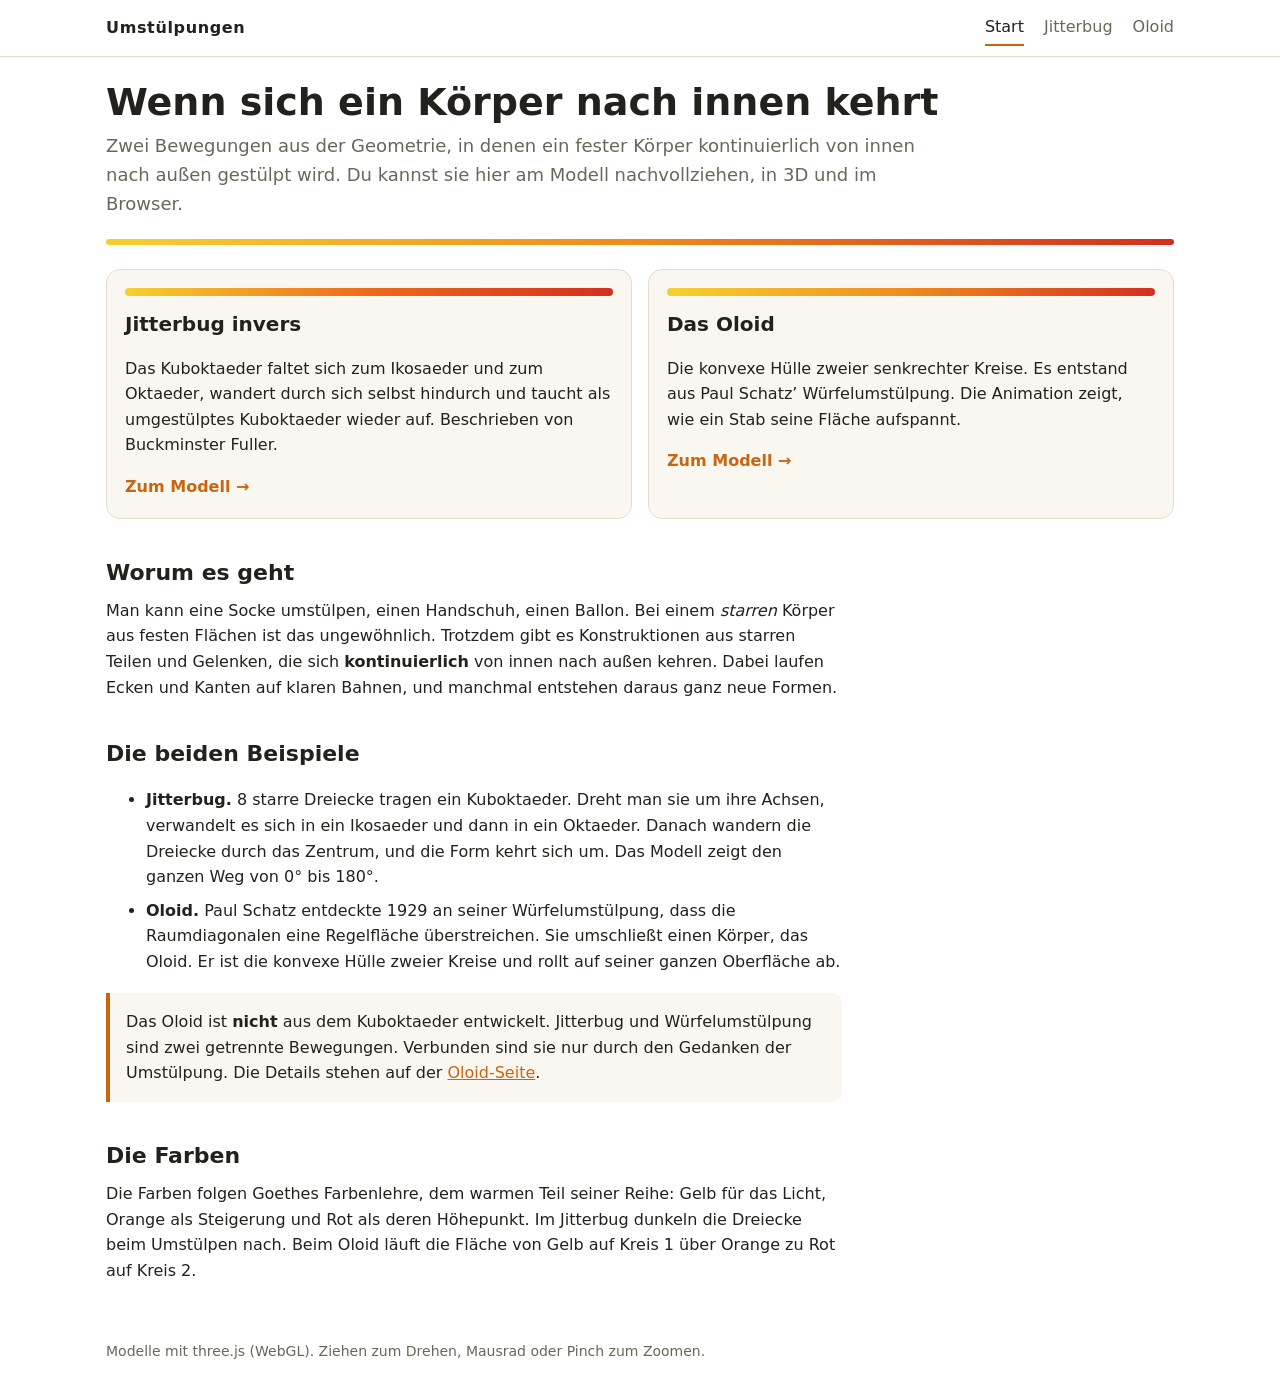
<file: index.html>
<!doctype html>
<html lang="de">
<head>
<meta charset="utf-8">
<meta name="viewport" content="width=device-width,initial-scale=1">
<title>Umstülpungen: Jitterbug und Oloid</title>
<link rel="stylesheet" href="site.css">
</head>
<body>
<header class="site"><div><b>Umstülpungen</b>
  <a href="index.html" aria-current="page">Start</a><a href="jitterbug.html">Jitterbug</a><a href="oloid.html">Oloid</a></div></header>
<main>
  <h1>Wenn sich ein Körper nach innen kehrt</h1>
  <p class="lead">Zwei Bewegungen aus der Geometrie, in denen ein fester Körper kontinuierlich von innen nach außen gestülpt wird. Du kannst sie hier am Modell nachvollziehen, in 3D und im Browser.</p>
  <div class="bar"></div>

  <div class="cards">
    <a class="card" href="jitterbug.html">
      <div class="swatch" style="background:linear-gradient(90deg,#f6d02f,#ee6a1a,#d32f1f)"></div>
      <h3>Jitterbug invers</h3>
      <p>Das Kuboktaeder faltet sich zum Ikosaeder und zum Oktaeder, wandert durch sich selbst hindurch und taucht als umgestülptes Kuboktaeder wieder auf. Beschrieben von Buckminster Fuller.</p>
      <span class="go">Zum Modell →</span>
    </a>
    <a class="card" href="oloid.html">
      <div class="swatch" style="background:linear-gradient(90deg,#f6d02f,#ee8a1c,#d32f1f)"></div>
      <h3>Das Oloid</h3>
      <p>Die konvexe Hülle zweier senkrechter Kreise. Es entstand aus Paul Schatz’ Würfelumstülpung. Die Animation zeigt, wie ein Stab seine Fläche aufspannt.</p>
      <span class="go">Zum Modell →</span>
    </a>
  </div>

  <div class="text">
    <h2>Worum es geht</h2>
    <p>Man kann eine Socke umstülpen, einen Handschuh, einen Ballon. Bei einem <i>starren</i> Körper aus festen Flächen ist das ungewöhnlich. Trotzdem gibt es Konstruktionen aus starren Teilen und Gelenken, die sich <b>kontinuierlich</b> von innen nach außen kehren. Dabei laufen Ecken und Kanten auf klaren Bahnen, und manchmal entstehen daraus ganz neue Formen.</p>
    <h2>Die beiden Beispiele</h2>
    <ul>
      <li><b>Jitterbug.</b> 8 starre Dreiecke tragen ein Kuboktaeder. Dreht man sie um ihre Achsen, verwandelt es sich in ein Ikosaeder und dann in ein Oktaeder. Danach wandern die Dreiecke durch das Zentrum, und die Form kehrt sich um. Das Modell zeigt den ganzen Weg von 0° bis 180°.</li>
      <li><b>Oloid.</b> Paul Schatz entdeckte 1929 an seiner Würfelumstülpung, dass die Raumdiagonalen eine Regelfläche überstreichen. Sie umschließt einen Körper, das Oloid. Er ist die konvexe Hülle zweier Kreise und rollt auf seiner ganzen Oberfläche ab.</li>
    </ul>
    <div class="box">
      <p>Das Oloid ist <b>nicht</b> aus dem Kuboktaeder entwickelt. Jitterbug und Würfelumstülpung sind zwei getrennte Bewegungen. Verbunden sind sie nur durch den Gedanken der Umstülpung. Die Details stehen auf der <a href="oloid.html">Oloid-Seite</a>.</p>
    </div>
    <h2>Die Farben</h2>
    <p>Die Farben folgen Goethes Farbenlehre, dem warmen Teil seiner Reihe: Gelb für das Licht, Orange als Steigerung und Rot als deren Höhepunkt. Im Jitterbug dunkeln die Dreiecke beim Umstülpen nach. Beim Oloid läuft die Fläche von Gelb auf Kreis 1 über Orange zu Rot auf Kreis 2.</p>
  </div>
</main>
<footer>Modelle mit three.js (WebGL). Ziehen zum Drehen, Mausrad oder Pinch zum Zoomen.</footer>
</body>
</html>
</file>
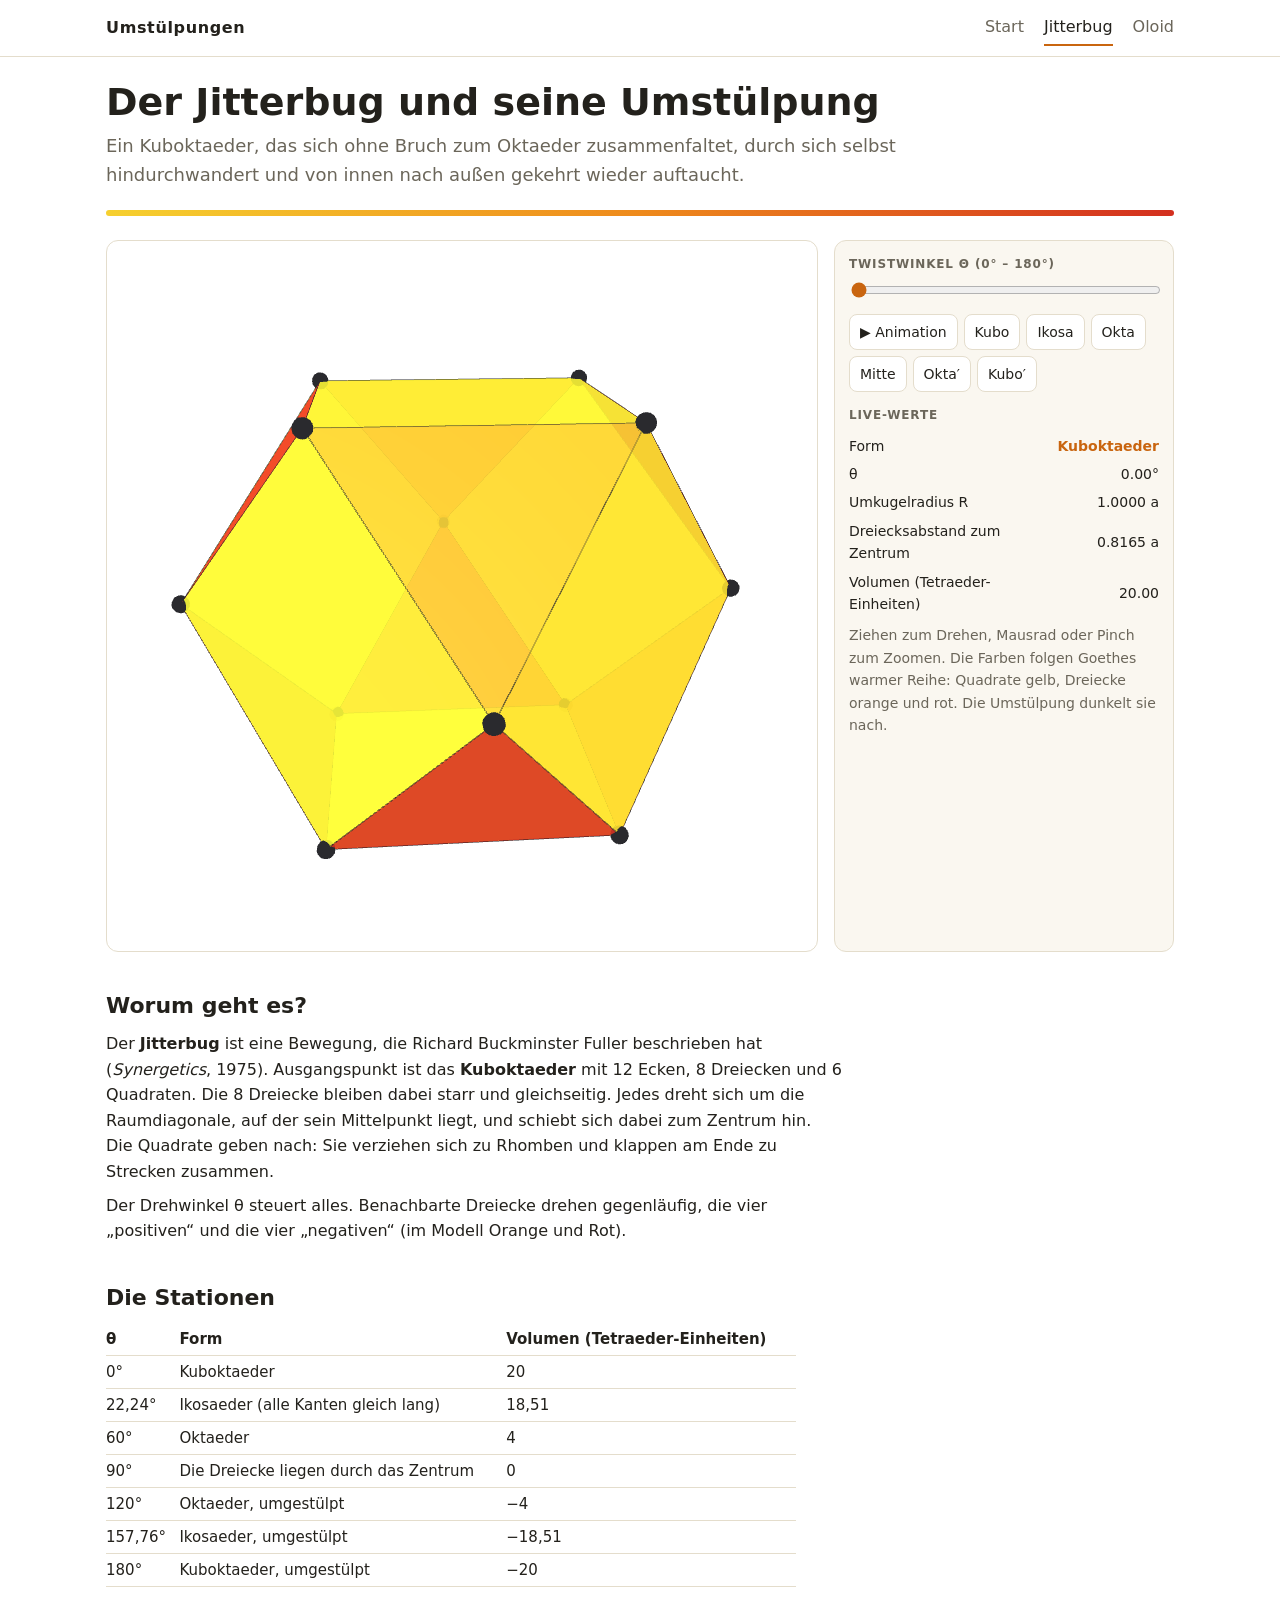
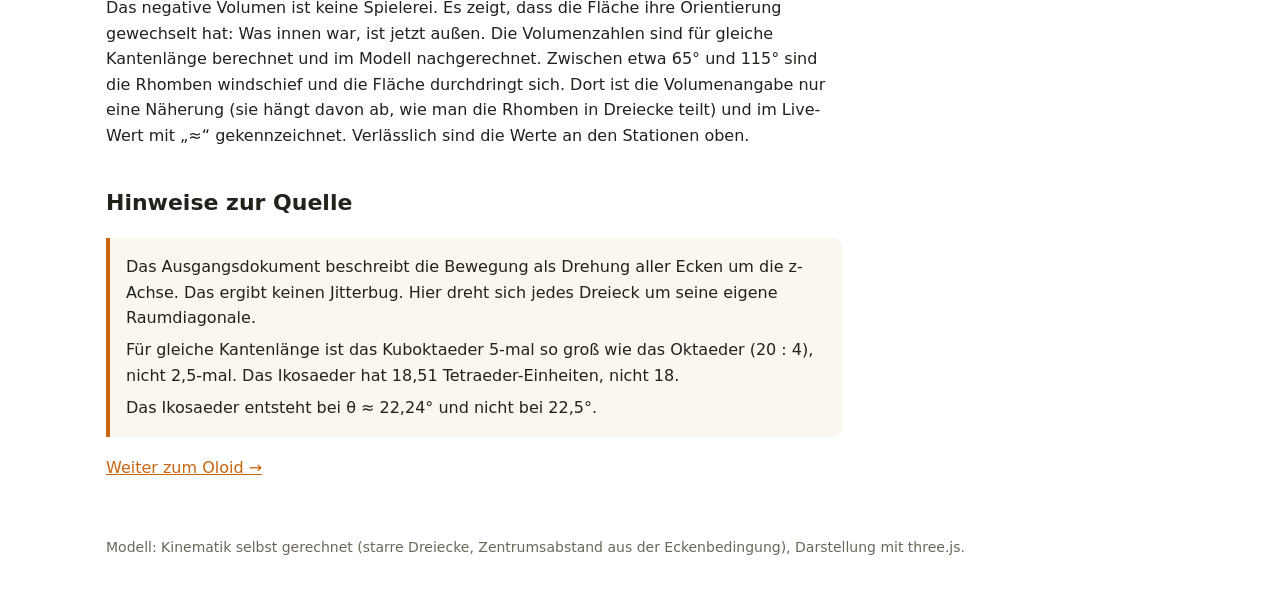
<file: jitterbug.html>
<!doctype html>
<html lang="de">
<head>
<meta charset="utf-8">
<meta name="viewport" content="width=device-width,initial-scale=1">
<title>Jitterbug invers</title>
<link rel="stylesheet" href="site.css">
</head>
<body>
<header class="site"><div><b>Umstülpungen</b>
  <a href="index.html">Start</a><a href="jitterbug.html" aria-current="page">Jitterbug</a><a href="oloid.html">Oloid</a></div></header>
<main>
  <h1>Der Jitterbug und seine Umstülpung</h1>
  <p class="lead">Ein Kuboktaeder, das sich ohne Bruch zum Oktaeder zusammenfaltet, durch sich selbst hindurchwandert und von innen nach außen gekehrt wieder auftaucht.</p>
  <div class="bar"></div>

  <div class="app">
    <div id="stage"></div>
    <div class="panel">
      <h3>Twistwinkel θ (0° – 180°)</h3>
      <input id="th" type="range" min="0" max="180" step="0.01" value="0">
      <div class="btns" style="margin-top:8px">
        <button id="play">▶ Animation</button>
        <button data-t="0">Kubo</button><button data-t="ico">Ikosa</button><button data-t="60">Okta</button>
        <button data-t="90">Mitte</button><button data-t="120">Okta′</button><button data-t="180">Kubo′</button>
      </div>
      <h3>Live-Werte</h3>
      <table>
        <tr><td>Form</td><td class="shape" id="o-shape"></td></tr>
        <tr><td>θ</td><td id="o-th"></td></tr>
        <tr><td>Umkugelradius R</td><td id="o-r"></td></tr>
        <tr><td>Dreiecksabstand zum Zentrum</td><td id="o-d"></td></tr>
        <tr><td>Volumen (Tetraeder-Einheiten)</td><td id="o-t"></td></tr>
      </table>
      <p class="note">Ziehen zum Drehen, Mausrad oder Pinch zum Zoomen. Die Farben folgen Goethes warmer Reihe: Quadrate gelb, Dreiecke orange und rot. Die Umstülpung dunkelt sie nach.</p>
    </div>
  </div>

  <div class="text">
    <h2>Worum geht es?</h2>
    <p>Der <b>Jitterbug</b> ist eine Bewegung, die Richard Buckminster Fuller beschrieben hat (<i>Synergetics</i>, 1975). Ausgangspunkt ist das <b>Kuboktaeder</b> mit 12 Ecken, 8 Dreiecken und 6 Quadraten. Die 8 Dreiecke bleiben dabei starr und gleichseitig. Jedes dreht sich um die Raumdiagonale, auf der sein Mittelpunkt liegt, und schiebt sich dabei zum Zentrum hin. Die Quadrate geben nach: Sie verziehen sich zu Rhomben und klappen am Ende zu Strecken zusammen.</p>
    <p>Der Drehwinkel θ steuert alles. Benachbarte Dreiecke drehen gegenläufig, die vier „positiven“ und die vier „negativen“ (im Modell Orange und Rot).</p>

    <h2>Die Stationen</h2>
    <table class="data">
      <tr><th>θ</th><th>Form</th><th>Volumen (Tetraeder-Einheiten)</th></tr>
      <tr><td>0°</td><td>Kuboktaeder</td><td>20</td></tr>
      <tr><td>22,24°</td><td>Ikosaeder (alle Kanten gleich lang)</td><td>18,51</td></tr>
      <tr><td>60°</td><td>Oktaeder</td><td>4</td></tr>
      <tr><td>90°</td><td>Die Dreiecke liegen durch das Zentrum</td><td>0</td></tr>
      <tr><td>120°</td><td>Oktaeder, umgestülpt</td><td>−4</td></tr>
      <tr><td>157,76°</td><td>Ikosaeder, umgestülpt</td><td>−18,51</td></tr>
      <tr><td>180°</td><td>Kuboktaeder, umgestülpt</td><td>−20</td></tr>
    </table>
    <p>Das negative Volumen ist keine Spielerei. Es zeigt, dass die Fläche ihre Orientierung gewechselt hat: Was innen war, ist jetzt außen. Die Volumenzahlen sind für gleiche Kantenlänge berechnet und im Modell nachgerechnet. Zwischen etwa 65° und 115° sind die Rhomben windschief und die Fläche durchdringt sich. Dort ist die Volumenangabe nur eine Näherung (sie hängt davon ab, wie man die Rhomben in Dreiecke teilt) und im Live-Wert mit „≈“ gekennzeichnet. Verlässlich sind die Werte an den Stationen oben.</p>

    <h2>Hinweise zur Quelle</h2>
    <div class="box">
      <p>Das Ausgangsdokument beschreibt die Bewegung als Drehung aller Ecken um die z-Achse. Das ergibt keinen Jitterbug. Hier dreht sich jedes Dreieck um seine eigene Raumdiagonale.</p>
      <p>Für gleiche Kantenlänge ist das Kuboktaeder 5-mal so groß wie das Oktaeder (20 : 4), nicht 2,5-mal. Das Ikosaeder hat 18,51 Tetraeder-Einheiten, nicht 18.</p>
      <p>Das Ikosaeder entsteht bei θ ≈ 22,24° und nicht bei 22,5°.</p>
    </div>
    <p><a href="oloid.html">Weiter zum Oloid →</a></p>
  </div>
</main>
<footer>Modell: Kinematik selbst gerechnet (starre Dreiecke, Zentrumsabstand aus der Eckenbedingung), Darstellung mit three.js.</footer>
<script src="three.min.js"></script>
<script src="stage.js"></script>
<script>
const stage = makeStage(document.getElementById('stage'), { dist: 5 });
const { scene, rig } = stage;
// ---------- Jitterbug ----------
const S3 = Math.sqrt(3), A = Math.SQRT2;
const cross = (u, v) => [u[1]*v[2]-u[2]*v[1], u[2]*v[0]-u[0]*v[2], u[0]*v[1]-u[1]*v[0]];
const dot = (u, v) => u[0]*v[0]+u[1]*v[1]+u[2]*v[2];
const sub = (u, v) => [u[0]-v[0], u[1]-v[1], u[2]-v[2]];
function rodrigues(v, n, a) {
  const c = Math.cos(a), s = Math.sin(a), k = dot(n, v) * (1 - c), x = cross(n, v);
  return [v[0]*c + x[0]*s + n[0]*k, v[1]*c + x[1]*s + n[1]*k, v[2]*c + x[2]*s + n[2]*k];
}
const cubo = (s, k) => [[s[0],s[1],0],[s[0],0,s[2]],[0,s[1],s[2]]][k];
const signs = [];
for (const sx of [1,-1]) for (const sy of [1,-1]) for (const sz of [1,-1]) signs.push([sx, sy, sz]);
const vids = {}, vlist = [];
const tris = signs.map((s, i) => {
  const ids = [0,1,2].map(k => { const key = cubo(s, k).join(','); if (!(key in vids)) { vids[key] = vlist.length; vlist.push([i, k]); } return vids[key]; });
  return { s, p: s[0]*s[1]*s[2], n: s.map(x => x / S3), ids, wind: ids, off: [0,1,2].map(k => cubo(s, k).map((x, j) => x - 2/3*s[j])) };
});
const coAt = i => cubo(tris[vlist[i][0]].s, vlist[i][1]);
const quads = [];
for (let j = 0; j < 3; j++) for (const sg of [1,-1]) {
  const u = (j+1)%3, w = (j+2)%3;
  const ids = vlist.map((_, i) => i).filter(i => coAt(i)[j] === sg)
    .sort((a, b) => Math.atan2(coAt(a)[w], coAt(a)[u]) - Math.atan2(coAt(b)[w], coAt(b)[u]));
  quads.push(ids);
}
// Umlaufsinn so festlegen, dass bei θ=0 alle Normalen nach außen zeigen (dann ist das Volumen vorzeichenbehaftet)
function pose(th) {
  const t0 = tris[0], r = rodrigues(t0.off[0], t0.n, th);
  const d = -r[2] / t0.n[2];
  const V = new Array(12);
  tris.forEach(t => t.off.forEach((o, k) => { const q = rodrigues(o, t.n, t.p * th); V[t.ids[k]] = [q[0]+d*t.n[0], q[1]+d*t.n[1], q[2]+d*t.n[2]]; }));
  return { d, V };
}
const V0 = pose(0).V;
const outward = (f, V) => { const [a, b, c] = f.map(i => V[i]); const n = cross(sub(b, a), sub(c, a)); return dot(n, [a[0]+b[0]+c[0], a[1]+b[1]+c[1], a[2]+b[2]+c[2]]) > 0; };
tris.forEach(t => { if (!outward(t.ids, V0)) t.wind = [t.ids[0], t.ids[2], t.ids[1]]; });
quads.forEach(q => { if (!outward([q[0], q[1], q[2]], V0)) q.reverse(); });
const len = (a, b) => Math.hypot(a[0]-b[0], a[1]-b[1], a[2]-b[2]);
function quadTris(q, V) {
  return len(V[q[0]], V[q[2]]) <= len(V[q[1]], V[q[3]]) ? [[q[0], q[1], q[2]], [q[0], q[2], q[3]]] : [[q[1], q[2], q[3]], [q[1], q[3], q[0]]];
}
function volume(V) {
  const faces = tris.map(t => t.wind); quads.forEach(q => faces.push(...quadTris(q, V)));
  return faces.reduce((s, f) => { const [a, b, c] = f.map(i => V[i]); return s + dot(a, cross(b, c)) / 6; }, 0);
}
function icoTheta() {
  const f = th => { const V = pose(th).V, q = quads[0]; return Math.min(len(V[q[0]], V[q[2]]), len(V[q[1]], V[q[3]])) - A; };
  let lo = 0, hi = Math.PI / 3;
  for (let i = 0; i < 60; i++) { const m = (lo + hi) / 2; (f(m) > 0 ? lo = m : hi = m); }
  return (lo + hi) / 2;
}
const TH_ICO = icoTheta();

// Warme Reihe Gelb – Orange – Rot (Goethe: Steigerung): Quadrate Gelb, Dreiecke Orange und Rot; die Umstülpung dunkelt nach.
const hex = h => [(h >> 16 & 255) / 255, (h >> 8 & 255) / 255, (h & 255) / 255];
const PLUS = [0xf58a1f, 0xee6a1a, 0xd9461c].map(hex), MINUS = [0xd32f1f, 0xb02020, 0x7d1620].map(hex), GRUEN = hex(0xf7d02c);
const ramp = (st, x) => { const f = Math.min(1, Math.max(0, x)) * (st.length - 1), i = Math.min(st.length - 2, Math.floor(f)), t = f - i; return st[i].map((v, j) => v + (st[i+1][j] - v) * t); };
const NF = 8 + 12;                       // 8 Dreiecke + 6 Quadrate à 2 Dreiecke
const pos = new Float32Array(NF * 9), nor = new Float32Array(NF * 9), col = new Float32Array(NF * 9);
const geo = new THREE.BufferGeometry();
geo.setAttribute('position', new THREE.BufferAttribute(pos, 3));
geo.setAttribute('normal', new THREE.BufferAttribute(nor, 3));
geo.setAttribute('color', new THREE.BufferAttribute(col, 3));
const jitMesh = new THREE.Mesh(geo, new THREE.MeshStandardMaterial({ vertexColors: true, side: THREE.DoubleSide, roughness: .55, metalness: .05, transparent: true, opacity: .88 }));
const edgePos = new Float32Array(24 * 6);
const eGeo = new THREE.BufferGeometry(); eGeo.setAttribute('position', new THREE.BufferAttribute(edgePos, 3));
const edges = new THREE.LineSegments(eGeo, new THREE.LineBasicMaterial({ color: 0x2a2a2e }));
const dots = vlist.map(() => { const m = new THREE.Mesh(new THREE.SphereGeometry(.045, 12, 8), new THREE.MeshBasicMaterial({ color: 0x2a2a2e })); return m; });
const jit = new THREE.Group(); jit.add(jitMesh, edges, ...dots); rig.add(jit);

function updateJit(th) {
  const P = pose(th), V = P.V;
  const faces = [];
  const gr = (1 - P.d / (2 / S3)) / 2;   // 0 = Ausgangsform, 1 = voll umgestülpt
  tris.forEach(t => faces.push([t.wind, ramp(t.p > 0 ? PLUS : MINUS, gr)]));
  quads.forEach(q => quadTris(q, V).forEach(f => faces.push([f, GRUEN])));
  faces.forEach(([f, c], i) => {
    const [a, b, d] = f.map(k => V[k]), n = cross(sub(b, a), sub(d, a)), l = Math.hypot(...n) || 1;
    [a, b, d].forEach((p, j) => { const o = i * 9 + j * 3; pos.set(p, o); nor.set([n[0]/l, n[1]/l, n[2]/l], o); col.set(c, o); });
  });
  geo.attributes.position.needsUpdate = geo.attributes.normal.needsUpdate = geo.attributes.color.needsUpdate = true;
  geo.computeBoundingSphere();
  let e = 0;
  tris.forEach(t => { for (let i = 0; i < 3; i++) { edgePos.set(V[t.ids[i]], e); edgePos.set(V[t.ids[(i+1)%3]], e + 3); e += 6; } });
  eGeo.attributes.position.needsUpdate = true; eGeo.computeBoundingSphere();
  V.forEach((p, i) => dots[i].position.set(p[0], p[1], p[2]));

  const deg = th * 180 / Math.PI, ico = TH_ICO * 180 / Math.PI;
  const near = (x, y) => Math.abs(x - y) < 0.35;
  const shape = near(deg, 0) ? 'Kuboktaeder' : near(deg, ico) ? 'Ikosaeder' : near(deg, 60) ? 'Oktaeder' : near(deg, 120) ? 'Oktaeder (umgestülpt)'
    : near(deg, 180 - ico) ? 'Ikosaeder (umgestülpt)' : near(deg, 180) ? 'Kuboktaeder (umgestülpt)' : P.d < 0 ? 'Zwischenform, umgestülpt' : 'Zwischenform';
  const set = (id, t) => document.getElementById(id).textContent = t;
  set('o-shape', shape); set('o-th', deg.toFixed(2) + '°');
  set('o-r', (Math.hypot(...V[0]) / A).toFixed(4) + ' a');
  set('o-d', (P.d / A).toFixed(4) + ' a');
  set('o-t', (deg > 65 && deg < 115 ? '≈ ' : '') + (volume(V) / (A**3 / (6 * Math.SQRT2))).toFixed(2));
  document.getElementById('th').value = deg;
}


const $ = id => document.getElementById(id);
let theta = 0, playing = false, dir = 1;
$('th').addEventListener('input', e => { theta = e.target.value * Math.PI / 180; playing = false; sync(); });
document.querySelectorAll('[data-t]').forEach(b => b.onclick = () => { theta = b.dataset.t === 'ico' ? TH_ICO : b.dataset.t * Math.PI / 180; playing = false; sync(); });
$('play').onclick = () => { playing = !playing; sync(); };
function sync() { $('play').classList.toggle('on', playing); $('play').textContent = playing ? '❚❚ Pause' : '▶ Animation'; }
stage.onFrame = dt => {
  if (playing) { theta += dir * dt * .5; if (theta >= Math.PI) { theta = Math.PI; dir = -1; } else if (theta <= 0) { theta = 0; dir = 1; } }
  updateJit(theta);
};
window.__app = { pose, volume, TH_ICO, quads, tris, setTheta: d => { theta = d * Math.PI / 180; playing = false; } };
</script>
</body>
</html>
</file>
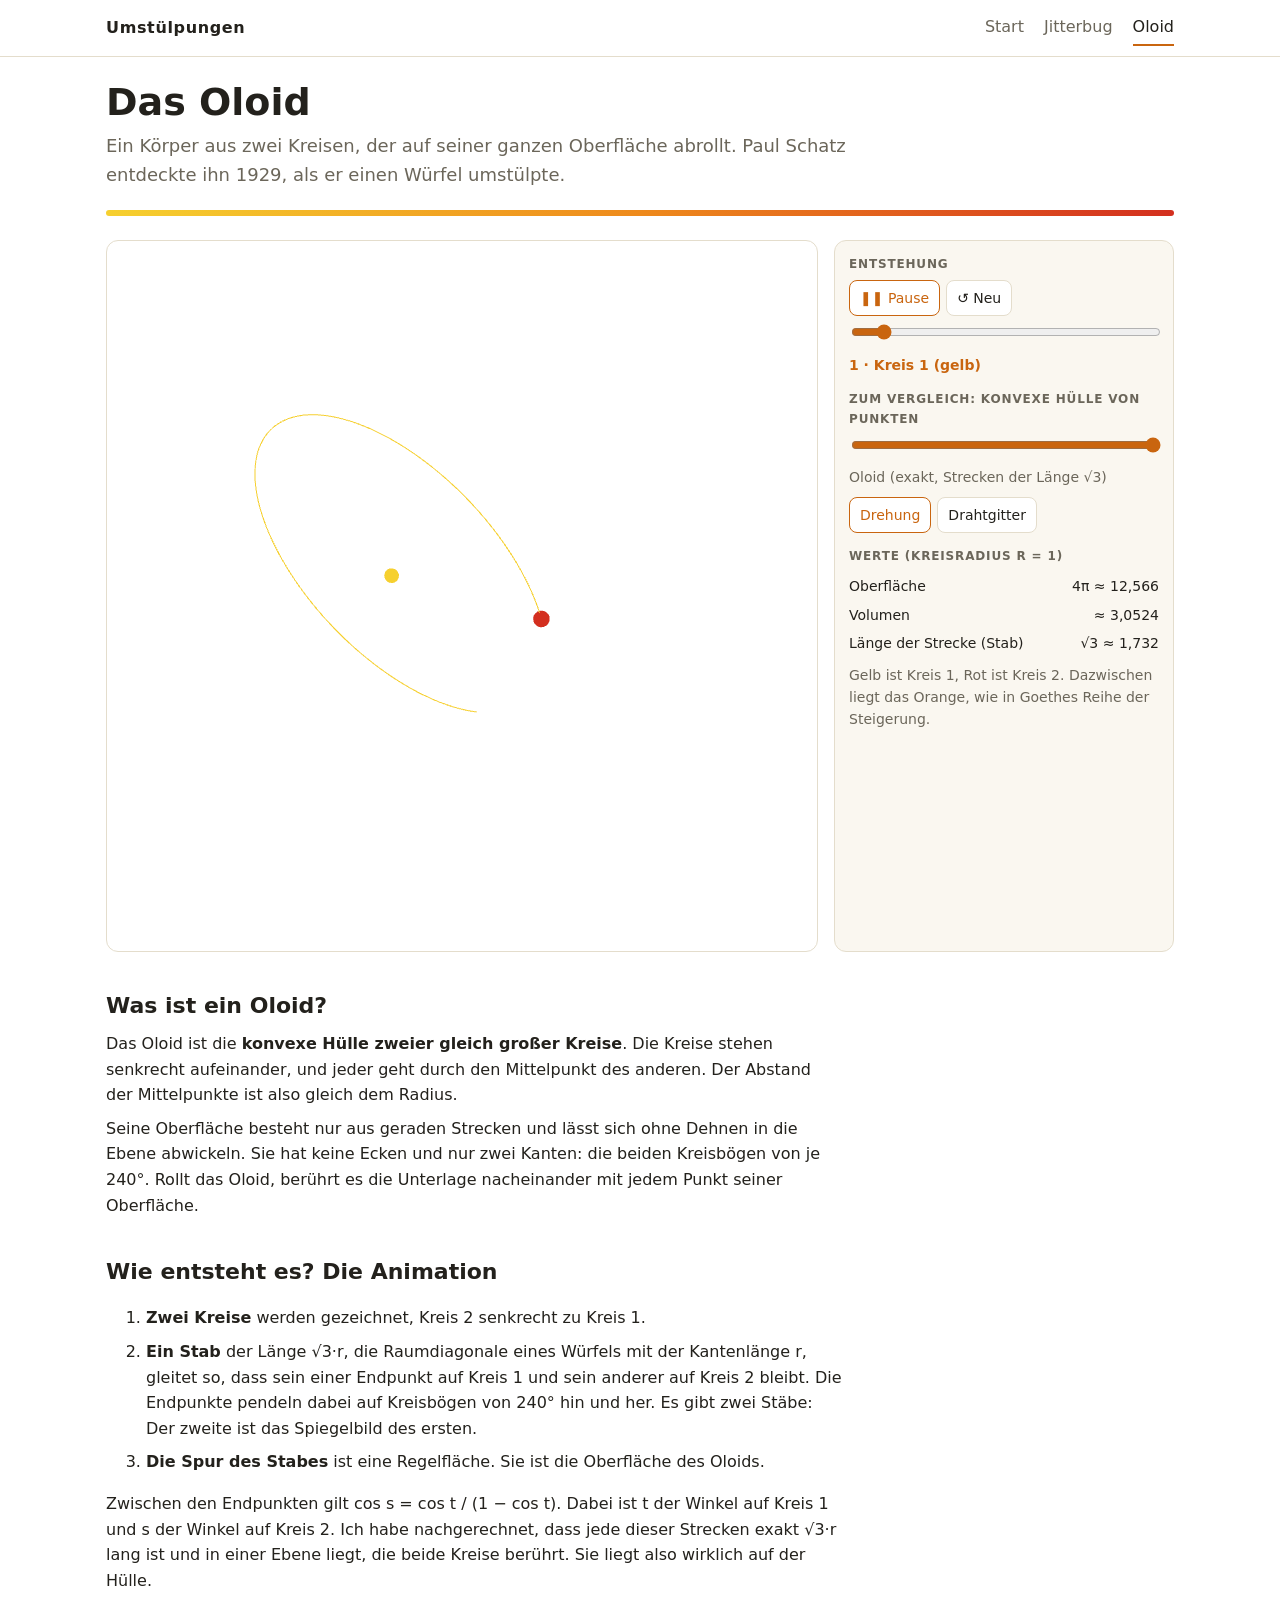
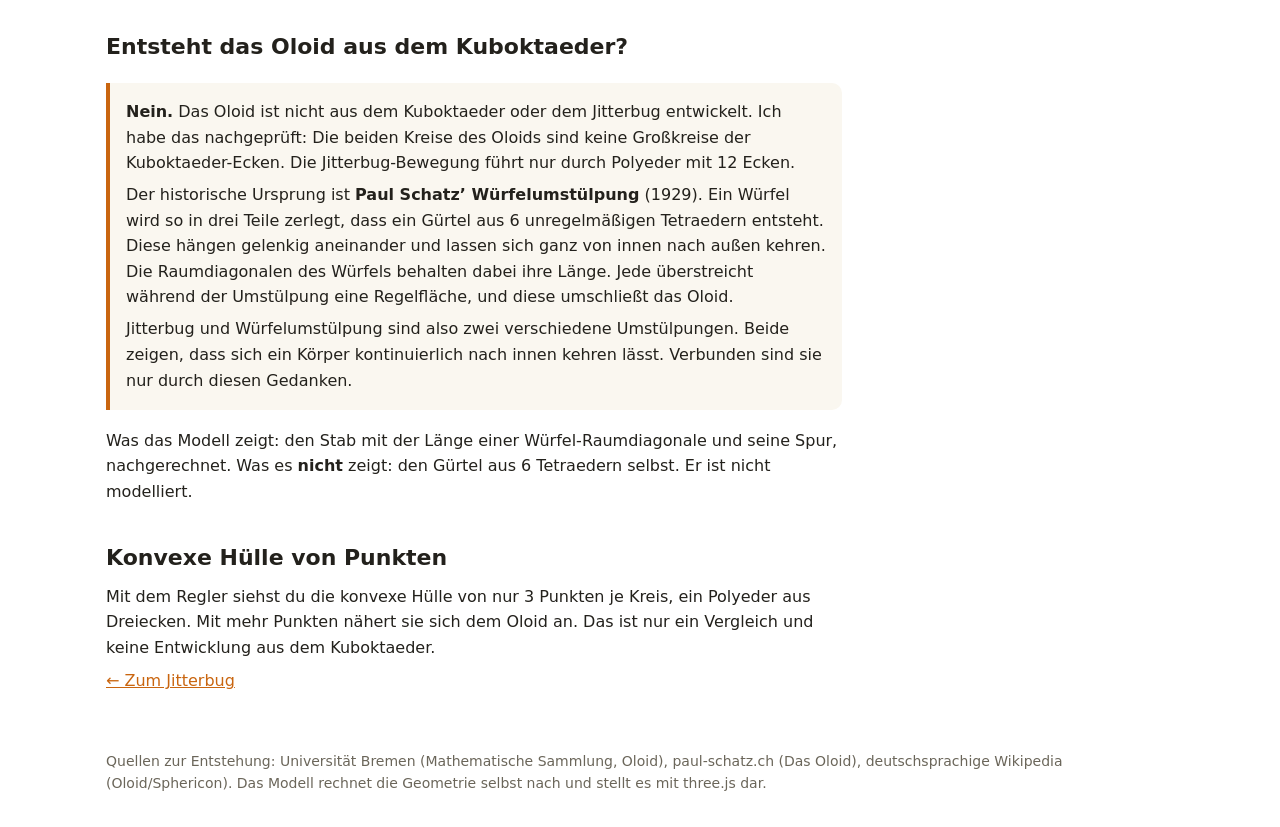
<file: oloid.html>
<!doctype html>
<html lang="de">
<head>
<meta charset="utf-8">
<meta name="viewport" content="width=device-width,initial-scale=1">
<title>Das Oloid</title>
<link rel="stylesheet" href="site.css">
</head>
<body>
<header class="site"><div><b>Umstülpungen</b>
  <a href="index.html">Start</a><a href="jitterbug.html">Jitterbug</a><a href="oloid.html" aria-current="page">Oloid</a></div></header>
<main>
  <h1>Das Oloid</h1>
  <p class="lead">Ein Körper aus zwei Kreisen, der auf seiner ganzen Oberfläche abrollt. Paul Schatz entdeckte ihn 1929, als er einen Würfel umstülpte.</p>
  <div class="bar"></div>

  <div class="app">
    <div id="stage"></div>
    <div class="panel">
      <h3>Entstehung</h3>
      <div class="btns">
        <button id="b-play" class="on">❚❚ Pause</button>
        <button id="b-rep">↺ Neu</button>
      </div>
      <input id="o-u" type="range" min="0" max="100" step="0.1" value="0" style="margin-top:8px">
      <p class="note shape" id="o-step"></p>
      <h3>Zum Vergleich: konvexe Hülle von Punkten</h3>
      <input id="o-k" type="range" min="3" max="41" step="1" value="41">
      <p class="note" id="o-kv"></p>
      <div class="btns" style="margin-top:8px">
        <button id="o-spin" class="on">Drehung</button>
        <button id="o-wire">Drahtgitter</button>
      </div>
      <h3>Werte (Kreisradius r = 1)</h3>
      <table>
        <tr><td>Oberfläche</td><td>4π ≈ 12,566</td></tr>
        <tr><td>Volumen</td><td>≈ 3,0524</td></tr>
        <tr><td>Länge der Strecke (Stab)</td><td>√3 ≈ 1,732</td></tr>
      </table>
      <p class="note">Gelb ist Kreis 1, Rot ist Kreis 2. Dazwischen liegt das Orange, wie in Goethes Reihe der Steigerung.</p>
    </div>
  </div>

  <div class="text">
    <h2>Was ist ein Oloid?</h2>
    <p>Das Oloid ist die <b>konvexe Hülle zweier gleich großer Kreise</b>. Die Kreise stehen senkrecht aufeinander, und jeder geht durch den Mittelpunkt des anderen. Der Abstand der Mittelpunkte ist also gleich dem Radius.</p>
    <p>Seine Oberfläche besteht nur aus geraden Strecken und lässt sich ohne Dehnen in die Ebene abwickeln. Sie hat keine Ecken und nur zwei Kanten: die beiden Kreisbögen von je 240°. Rollt das Oloid, berührt es die Unterlage nacheinander mit jedem Punkt seiner Oberfläche.</p>

    <h2>Wie entsteht es? Die Animation</h2>
    <ol>
      <li><b>Zwei Kreise</b> werden gezeichnet, Kreis 2 senkrecht zu Kreis 1.</li>
      <li><b>Ein Stab</b> der Länge √3·r, die Raumdiagonale eines Würfels mit der Kantenlänge r, gleitet so, dass sein einer Endpunkt auf Kreis 1 und sein anderer auf Kreis 2 bleibt. Die Endpunkte pendeln dabei auf Kreisbögen von 240° hin und her. Es gibt zwei Stäbe: Der zweite ist das Spiegelbild des ersten.</li>
      <li><b>Die Spur des Stabes</b> ist eine Regelfläche. Sie ist die Oberfläche des Oloids.</li>
    </ol>
    <p>Zwischen den Endpunkten gilt cos s = cos t / (1 − cos t). Dabei ist t der Winkel auf Kreis 1 und s der Winkel auf Kreis 2. Ich habe nachgerechnet, dass jede dieser Strecken exakt √3·r lang ist und in einer Ebene liegt, die beide Kreise berührt. Sie liegt also wirklich auf der Hülle.</p>

    <h2>Entsteht das Oloid aus dem Kuboktaeder?</h2>
    <div class="box">
      <p><b>Nein.</b> Das Oloid ist nicht aus dem Kuboktaeder oder dem Jitterbug entwickelt. Ich habe das nachgeprüft: Die beiden Kreise des Oloids sind keine Großkreise der Kuboktaeder-Ecken. Die Jitterbug-Bewegung führt nur durch Polyeder mit 12 Ecken.</p>
      <p>Der historische Ursprung ist <b>Paul Schatz’ Würfelumstülpung</b> (1929). Ein Würfel wird so in drei Teile zerlegt, dass ein Gürtel aus 6 unregelmäßigen Tetraedern entsteht. Diese hängen gelenkig aneinander und lassen sich ganz von innen nach außen kehren. Die Raumdiagonalen des Würfels behalten dabei ihre Länge. Jede überstreicht während der Umstülpung eine Regelfläche, und diese umschließt das Oloid.</p>
      <p>Jitterbug und Würfelumstülpung sind also zwei verschiedene Umstülpungen. Beide zeigen, dass sich ein Körper kontinuierlich nach innen kehren lässt. Verbunden sind sie nur durch diesen Gedanken.</p>
    </div>
    <p>Was das Modell zeigt: den Stab mit der Länge einer Würfel-Raumdiagonale und seine Spur, nachgerechnet. Was es <b>nicht</b> zeigt: den Gürtel aus 6 Tetraedern selbst. Er ist nicht modelliert.</p>

    <h2>Konvexe Hülle von Punkten</h2>
    <p>Mit dem Regler siehst du die konvexe Hülle von nur 3 Punkten je Kreis, ein Polyeder aus Dreiecken. Mit mehr Punkten nähert sie sich dem Oloid an. Das ist nur ein Vergleich und keine Entwicklung aus dem Kuboktaeder.</p>
    <p><a href="jitterbug.html">← Zum Jitterbug</a></p>
  </div>
</main>
<footer>Quellen zur Entstehung: Universität Bremen (Mathematische Sammlung, Oloid), paul-schatz.ch (Das Oloid), deutschsprachige Wikipedia (Oloid/Sphericon). Das Modell rechnet die Geometrie selbst nach und stellt es mit three.js dar.</footer>
<script src="three.min.js"></script>
<script src="stage.js"></script>
<script>
const stage = makeStage(document.getElementById('stage'), { dist: 5 });
const { rig } = stage, $ = id => document.getElementById(id);
const cross = (u, v) => [u[1]*v[2]-u[2]*v[1], u[2]*v[0]-u[0]*v[2], u[0]*v[1]-u[1]*v[0]];
const dot = (u, v) => u[0]*v[0]+u[1]*v[1]+u[2]*v[2];
const sub = (u, v) => [u[0]-v[0], u[1]-v[1], u[2]-v[2]];
// Kreis 1 (Gelb) in der xy-Ebene um (-1/2,0,0); Kreis 2 (Rot) in der xz-Ebene um (1/2,0,0); r = 1
const C1 = new THREE.Color(0xf6d02f), C2 = new THREE.Color(0xd32f1f), ROD = 0xee6a1a;
const P = t => [-.5 + Math.cos(t), Math.sin(t), 0], Q = s => [.5 + Math.cos(s), 0, Math.sin(s)];

// Stab der Länge √3: |P-Q|² = 3  <=>  cos s = cos t / (1 - cos t), nur für t in [60°, 300°]
const NS = 160, T0 = Math.PI / 3, T1 = 5 * Math.PI / 3;
const branch = sg => Array.from({ length: NS + 1 }, (_, i) => {
  const t = T0 + (T1 - T0) * i / NS, s = sg * Math.acos(Math.min(1, Math.max(-1, Math.cos(t) / (1 - Math.cos(t)))));
  return [P(t), Q(s)];
});
const branches = [branch(1), branch(-1)];

// Spur: Strecken (Linien) und Band aus Dreiecken je Zweig
const trailMat = new THREE.MeshStandardMaterial({ vertexColors: true, roughness: .4, metalness: .1, side: THREE.DoubleSide, transparent: true, opacity: .55 });
const bands = [], lines = [];
branches.forEach(br => {
  const pos = [], col = [], lp = [], lc = [];
  for (let i = 0; i < NS; i++) {
    const [p0, q0] = br[i], [p1, q1] = br[i+1];
    pos.push(...p0, ...q0, ...p1, ...q0, ...q1, ...p1);
    col.push(...C1.toArray(), ...C2.toArray(), ...C1.toArray(), ...C2.toArray(), ...C2.toArray(), ...C1.toArray());
  }
  for (let i = 0; i <= NS; i += 4) { lp.push(...br[i][0], ...br[i][1]); lc.push(...C1.toArray(), ...C2.toArray()); }
  const g = new THREE.BufferGeometry(); g.setAttribute('position', new THREE.Float32BufferAttribute(pos, 3)); g.setAttribute('color', new THREE.Float32BufferAttribute(col, 3)); g.computeVertexNormals();
  const m = new THREE.Mesh(g, trailMat); bands.push(m); rig.add(m);
  const lg = new THREE.BufferGeometry(); lg.setAttribute('position', new THREE.Float32BufferAttribute(lp, 3)); lg.setAttribute('color', new THREE.Float32BufferAttribute(lc, 3));
  const l = new THREE.LineSegments(lg, new THREE.LineBasicMaterial({ vertexColors: true, transparent: true, opacity: .8 })); lines.push(l); rig.add(l);
});
const wire = new THREE.Group(); rig.add(wire); wire.visible = false;
bands.forEach(b => wire.add(new THREE.Mesh(b.geometry, new THREE.MeshBasicMaterial({ color: 0x2a2a2e, wireframe: true, transparent: true, opacity: .2 }))));

// Kreise, Mittelpunkte
const circPts = (cx, pl) => Array.from({ length: 129 }, (_, i) => { const t = i / 128 * 2 * Math.PI; return new THREE.Vector3(cx + Math.cos(t), pl ? 0 : Math.sin(t), pl ? Math.sin(t) : 0); });
const circ1 = new THREE.Line(new THREE.BufferGeometry().setFromPoints(circPts(-.5, 0)), new THREE.LineBasicMaterial({ color: C1 }));
const circ2 = new THREE.Line(new THREE.BufferGeometry().setFromPoints(circPts(.5, 1)), new THREE.LineBasicMaterial({ color: C2 }));
const mk = (x, c) => { const m = new THREE.Mesh(new THREE.SphereGeometry(.04, 16, 12), new THREE.MeshBasicMaterial({ color: c })); m.position.set(x, 0, 0); return m; };
const centers = new THREE.Group(); centers.add(mk(-.5, C1), mk(.5, C2));
rig.add(circ1, circ2, centers);

// Stäbe (zylindrisch) mit Endkugeln
const rods = [0, 1].map(() => {
  const g = new THREE.Group();
  const cyl = new THREE.Mesh(new THREE.CylinderGeometry(.022, .022, 1, 12), new THREE.MeshStandardMaterial({ color: ROD, roughness: .4 }));
  const a = new THREE.Mesh(new THREE.SphereGeometry(.06, 16, 12), new THREE.MeshBasicMaterial({ color: C1 }));
  const b = new THREE.Mesh(new THREE.SphereGeometry(.06, 16, 12), new THREE.MeshBasicMaterial({ color: C2 }));
  g.add(cyl, a, b); g.userData = { cyl, a, b }; rig.add(g); return g;
});
function placeRod(r, p, q) {
  const { cyl, a, b } = r.userData, pv = new THREE.Vector3(...p), qv = new THREE.Vector3(...q);
  a.position.copy(pv); b.position.copy(qv);
  cyl.position.copy(pv).add(qv).multiplyScalar(.5); cyl.scale.set(1, pv.distanceTo(qv), 1);
  cyl.quaternion.setFromUnitVectors(new THREE.Vector3(0, 1, 0), qv.clone().sub(pv).normalize());
}

// Konvexe Hülle von k Punkten je Kreis (Vergleich)
function hullOf(k) {
  const pts = [];
  for (let i = 0; i < k; i++) { const t = i / k * 2 * Math.PI; pts.push({ p: P(t), c: 0 }, { p: Q(t), c: 1 }); }
  const n = pts.length, tri = [], c0 = [0, 0, 0]; pts.forEach(q => { for (let j = 0; j < 3; j++) c0[j] += q.p[j] / n; });
  for (let i = 0; i < n; i++) for (let j = i + 1; j < n; j++) for (let m = j + 1; m < n; m++) {
    const a = pts[i].p, b = pts[j].p, c = pts[m].p; let nm = cross(sub(b, a), sub(c, a)); const l = Math.hypot(...nm); if (l < 1e-9) continue; nm = nm.map(x => x / l);
    let up = false, dn = false;
    for (let q = 0; q < n && !(up && dn); q++) { const d = dot(nm, sub(pts[q].p, a)); if (d > 1e-9) up = true; else if (d < -1e-9) dn = true; }
    if (!(up && dn)) tri.push(dot(nm, sub(a, c0)) >= 0 ? [i, j, m] : [i, m, j]);
  }
  const v = [], c = []; tri.forEach(f => f.forEach(i => { v.push(...pts[i].p); c.push(...(pts[i].c ? C2 : C1).toArray()); }));
  const g = new THREE.BufferGeometry(); g.setAttribute('position', new THREE.Float32BufferAttribute(v, 3)); g.setAttribute('color', new THREE.Float32BufferAttribute(c, 3)); g.computeVertexNormals();
  return { g, n: tri.length };
}
const hullMesh = new THREE.Mesh(new THREE.BufferGeometry(), new THREE.MeshStandardMaterial({ vertexColors: true, roughness: .4, metalness: .1, side: THREE.DoubleSide }));
hullMesh.visible = false; rig.add(hullMesh);
const hulls = {};

// Zeitplan u in [0,1]
const STEPS = ['1 · Kreis 1 (gelb)', '2 · Kreis 2 (rot), senkrecht dazu, durch den Mittelpunkt von Kreis 1', '3 · Ein Stab der Länge √3 gleitet mit den Enden auf den Kreisen, seine Spur ist die Oberfläche', '4 · Das Oloid'];
const SEG = [0, .12, .24, .90, 1];
const ease = x => x * x * (3 - 2 * x), seg = (u, i) => Math.min(1, Math.max(0, (u - SEG[i]) / (SEG[i+1] - SEG[i])));
function update(u) {
  circ1.geometry.setDrawRange(0, Math.max(2, Math.round(129 * ease(seg(u, 0)))));
  circ2.visible = u > SEG[1]; circ2.geometry.setDrawRange(0, Math.max(2, Math.round(129 * ease(seg(u, 1)))));
  centers.visible = u > .04;
  const s3 = seg(u, 2), idx = Math.round(NS * s3), show = u > SEG[2];
  bands.forEach((b, i) => { b.visible = show; b.geometry.setDrawRange(0, idx * 6); wire.children[i].geometry.setDrawRange(0, idx * 6); });
  lines.forEach(l => { l.visible = show; l.geometry.setDrawRange(0, Math.floor(idx / 4) * 2 + 2); });
  trailMat.opacity = .55 + .4 * ease(seg(u, 3));
  rods.forEach((r, i) => { r.visible = u > SEG[2] && u < SEG[3] + .02; if (r.visible) { const [p, q] = branches[i][Math.min(NS, idx)]; placeRod(r, p, q); } });
  $('o-step').textContent = STEPS[u < SEG[1] ? 0 : u < SEG[2] ? 1 : u < SEG[3] ? 2 : 3];
  $('o-u').value = u * 100;
}
let u = 0, playing = true, spin = true, hullK = 41;
function setHull(k) {
  hullK = k; const on = k < 41;
  hullMesh.visible = on; bands.forEach(b => b.visible = !on && u > SEG[2]); lines.forEach(l => l.visible = !on && u > SEG[2]);
  rods.forEach(r => r.visible = false);
  if (on) { const h = hulls[k] || (hulls[k] = hullOf(k)); hullMesh.geometry.dispose(); hullMesh.geometry = h.g; $('o-kv').textContent = k + ' Punkte je Kreis · ' + h.n + ' Dreiecke'; if (wire.visible) syncWire(); }
  else $('o-kv').textContent = 'Oloid (exakt, Strecken der Länge √3)';
}
function syncWire() { wire.children.forEach(m => m.visible = !hullMesh.visible); if (!wire.userData.h) { wire.userData.h = new THREE.Mesh(hullMesh.geometry, new THREE.MeshBasicMaterial({ color: 0x2a2a2e, wireframe: true, transparent: true, opacity: .2 })); wire.add(wire.userData.h); } wire.userData.h.geometry = hullMesh.geometry; wire.userData.h.visible = hullMesh.visible; }
const label = () => { $('b-play').textContent = playing ? '❚❚ Pause' : '▶ Abspielen'; $('b-play').classList.toggle('on', playing); };
$('b-play').onclick = () => { playing = !playing; if (playing && u >= 1) u = 0; if (hullK < 41) { $('o-k').value = 41; setHull(41); } label(); };
$('b-rep').onclick = () => { $('o-k').value = 41; setHull(41); u = 0; playing = true; label(); };
$('o-u').addEventListener('input', e => { u = e.target.value / 100; playing = false; if (hullK < 41) { $('o-k').value = 41; setHull(41); } label(); });
$('o-k').addEventListener('input', e => { playing = false; label(); if (+e.target.value >= 41) u = 1; setHull(+e.target.value); });
$('o-spin').onclick = e => { spin = !spin; e.target.classList.toggle('on', spin); };
$('o-wire').onclick = e => { wire.visible = !wire.visible; syncWire(); e.target.classList.toggle('on', wire.visible); };
stage.onFrame = dt => {
  if (playing && hullK === 41) { u = Math.min(1, u + dt / 16); if (u >= 1) { playing = false; label(); } }
  if (hullK === 41) update(u);
  if (spin) rig.rotation.x += dt * .3;
};
setHull(41); update(0);
window.__app = { setU: v => { u = v; playing = false; spin = false; rig.rotation.x = 0; update(v); }, setHull, branches };
</script>
</body>
</html>
</file>
<file: site.css>
:root { --bg:#fff; --panel:#faf7f0; --fg:#23211c; --mut:#6b665a; --acc:#c9650f; --gelb:#f6d02f; --rot:#d32f1f; --line:#e4ddcc; }
* { box-sizing:border-box; }
body { margin:0; background:var(--bg); color:var(--fg); font:16px/1.6 system-ui,-apple-system,"Segoe UI",sans-serif; }
a { color:var(--acc); }
header.site { border-bottom:1px solid var(--line); background:#fff; position:sticky; top:0; z-index:5; }
header.site div { max-width:1100px; margin:0 auto; padding:10px 16px; display:flex; gap:20px; align-items:center; flex-wrap:wrap; }
header.site b { letter-spacing:.04em; margin-right:auto; }
header.site a { text-decoration:none; color:var(--mut); padding:4px 0; border-bottom:2px solid transparent; }
header.site a:hover, header.site a[aria-current] { color:var(--fg); border-color:var(--acc); }
main { max-width:1100px; margin:0 auto; padding:24px 16px 48px; }
h1 { font-size:clamp(26px,4vw,38px); line-height:1.15; margin:0 0 8px; }
h2 { font-size:22px; margin:36px 0 8px; }
.lead { font-size:18px; color:var(--mut); max-width:46em; margin:0 0 20px; }
.bar { height:6px; border-radius:3px; background:linear-gradient(90deg,var(--gelb),#ee8a1c,var(--rot)); margin:14px 0 24px; }
.text { max-width:46em; }
.text p, .text li { margin:.5em 0; }
.cards { display:grid; gap:16px; grid-template-columns:repeat(auto-fit,minmax(280px,1fr)); margin:24px 0; }
.card { display:block; text-decoration:none; color:var(--fg); border:1px solid var(--line); border-radius:14px; background:var(--panel); padding:18px; transition:transform .15s, border-color .15s; }
.card:hover { transform:translateY(-2px); border-color:var(--acc); }
.card h3 { margin:0 0 6px; font-size:20px; }
.card .go { color:var(--acc); font-weight:600; }
.card .swatch { height:8px; border-radius:4px; margin-bottom:12px; }
.app { display:grid; gap:16px; grid-template-columns:1fr 340px; margin:16px 0; }
@media (max-width:860px) { .app { grid-template-columns:1fr; } }
#stage { width:100%; aspect-ratio:1; background:#fff; border:1px solid var(--line); border-radius:12px; overflow:hidden; touch-action:none; cursor:grab; }
#stage canvas { width:100%; height:100%; display:block; }
.panel { background:var(--panel); border:1px solid var(--line); border-radius:12px; padding:14px; }
.panel h3 { font-size:12px; text-transform:uppercase; letter-spacing:.07em; color:var(--mut); margin:14px 0 6px; }
.panel h3:first-child { margin-top:0; }
input[type=range] { width:100%; accent-color:var(--acc); }
.btns { display:flex; flex-wrap:wrap; gap:6px; }
button { background:#fff; color:var(--fg); border:1px solid var(--line); border-radius:8px; padding:6px 10px; font:inherit; font-size:14px; cursor:pointer; }
button:hover, button.on { border-color:var(--acc); color:var(--acc); }
table { width:100%; border-collapse:collapse; font-variant-numeric:tabular-nums; font-size:14px; }
td { padding:3px 0; } td:last-child { text-align:right; }
.note { color:var(--mut); font-size:14px; margin:6px 0 0; }
.shape { font-weight:600; color:var(--acc); }
.box { border-left:4px solid var(--acc); background:var(--panel); padding:10px 16px; border-radius:0 10px 10px 0; max-width:46em; margin:18px 0; }
.box p { margin:.4em 0; }
.data { max-width:46em; font-size:15px; }
.data th { text-align:left; border-bottom:1px solid var(--line); padding:4px 8px 4px 0; }
.data td { text-align:left; padding:4px 8px 4px 0; border-bottom:1px solid var(--line); } .data td:last-child { text-align:left; }
footer { color:var(--mut); font-size:14px; max-width:1100px; margin:0 auto; padding:0 16px 32px; }
#fail { padding:24px; color:var(--mut); }
</file>
